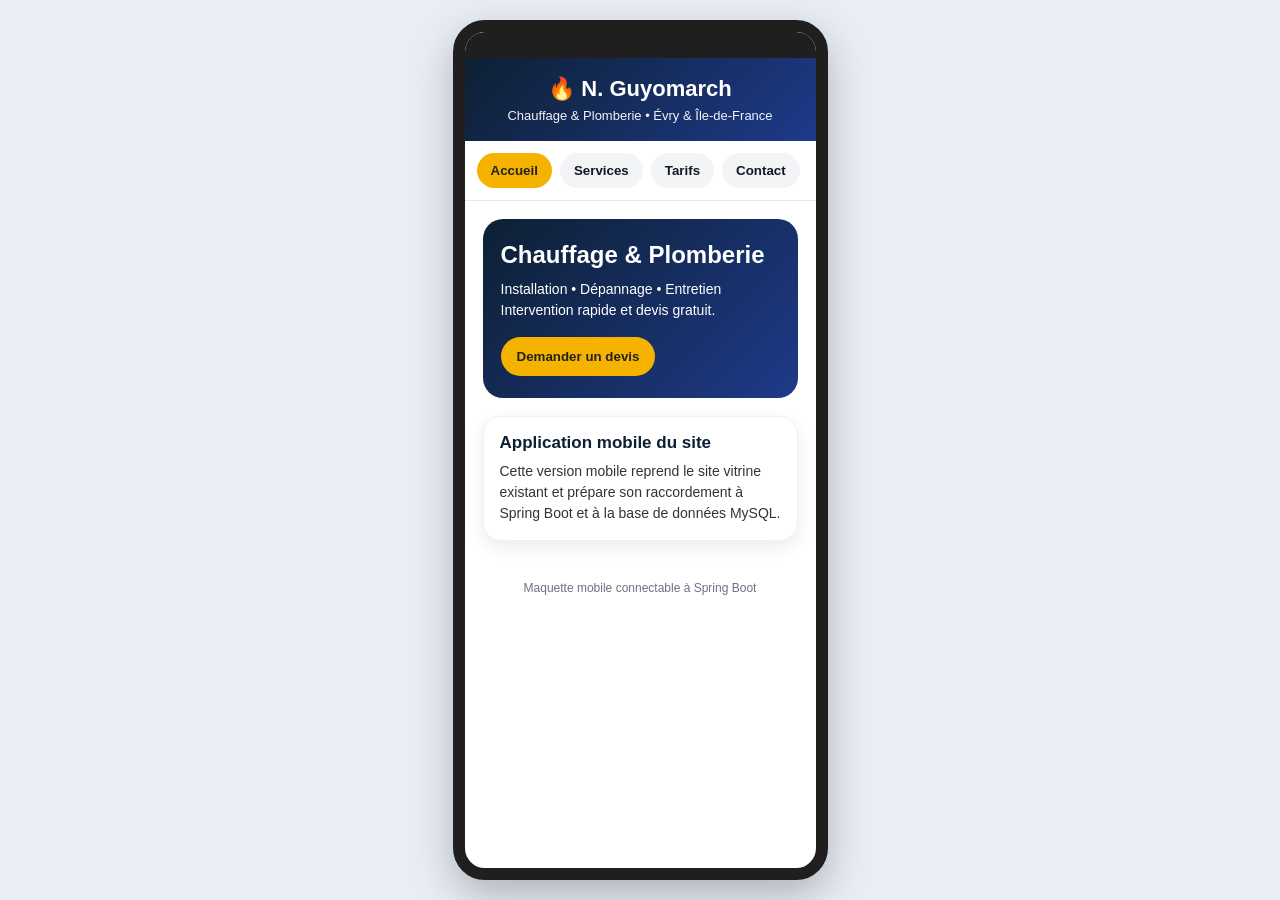
<file: api/frontend/index.html>
<!doctype html>
<html lang="fr">
  <head>
    <meta charset="UTF-8" />
    <title>N. Guyomarch App Mobile</title>
    <meta name="viewport" content="width=device-width, initial-scale=1" />

    <style>
      * {
        margin: 0;
        padding: 0;
        box-sizing: border-box;
        font-family: "Segoe UI", Arial, sans-serif;
      }

      body {
        background: #e9eef5;
        min-height: 100vh;
        display: flex;
        justify-content: center;
        padding: 20px;
        color: #333;
      }

      .phone {
        width: 375px;
        min-height: 812px;
        background: #fff;
        border: 12px solid #1f1f1f;
        border-radius: 32px;
        overflow: hidden;
        box-shadow: 0 15px 40px rgba(0, 0, 0, 0.25);
      }

      .statusbar {
        height: 26px;
        background: #1f1f1f;
      }

      .app-header {
        background: linear-gradient(135deg, #0d2033, #1e3a8a);
        color: white;
        padding: 18px 20px;
        text-align: center;
      }

      .app-header h1 {
        font-size: 22px;
        margin-bottom: 6px;
      }

      .app-header p {
        font-size: 13px;
        opacity: 0.95;
      }

      .nav-tabs {
        display: flex;
        gap: 8px;
        overflow-x: auto;
        padding: 12px;
        background: #fff;
        border-bottom: 1px solid #e5e7eb;
      }

      .nav-tabs button {
        border: none;
        background: #f3f4f6;
        color: #111827;
        padding: 10px 14px;
        border-radius: 999px;
        font-weight: 600;
        cursor: pointer;
        white-space: nowrap;
      }

      .nav-tabs button.active {
        background: #f5b300;
        color: #222;
      }

      .screen {
        display: none;
        padding: 18px;
      }

      .screen.active {
        display: block;
      }

      .hero-card {
        background: linear-gradient(135deg, #0d2033, #1e3a8a);
        color: white;
        border-radius: 20px;
        padding: 22px 18px;
        margin-bottom: 18px;
      }

      .hero-card h2 {
        font-size: 24px;
        margin-bottom: 10px;
      }

      .hero-card p {
        margin-bottom: 16px;
        line-height: 1.5;
        font-size: 14px;
      }

      .cta {
        display: inline-block;
        background: #f5b300;
        color: #222;
        border: none;
        padding: 12px 16px;
        border-radius: 999px;
        font-weight: bold;
        cursor: pointer;
      }

      .section-title {
        font-size: 20px;
        color: #0d2033;
        margin-bottom: 14px;
      }

      .card {
        background: white;
        border-radius: 18px;
        padding: 16px;
        margin-bottom: 14px;
        box-shadow: 0 6px 18px rgba(0, 0, 0, 0.08);
        border: 1px solid #edf2f7;
      }

      .icon {
        font-size: 28px;
        margin-bottom: 10px;
      }

      .card h3 {
        margin-bottom: 8px;
        color: #0d2033;
        font-size: 17px;
      }

      .card p {
        font-size: 14px;
        line-height: 1.5;
      }

      .price {
        margin-top: 8px;
        color: #0d2033;
        font-weight: bold;
      }

      .contact-box {
        background: #0d2033;
        color: white;
        border-radius: 20px;
        padding: 16px;
        margin-bottom: 16px;
      }

      form input,
      form textarea {
        width: 100%;
        padding: 12px;
        margin-bottom: 12px;
        border: 1px solid #d1d5db;
        border-radius: 12px;
        font-size: 14px;
      }

      form textarea {
        resize: vertical;
        min-height: 100px;
      }

      form button {
        width: 100%;
        padding: 13px;
        border: none;
        border-radius: 12px;
        background: #f5b300;
        color: #222;
        font-size: 15px;
        font-weight: bold;
        cursor: pointer;
      }

      .message-box {
        margin-top: 12px;
        font-size: 14px;
        font-weight: 600;
      }

      .footer-note {
        text-align: center;
        font-size: 12px;
        color: #6b7280;
        padding: 8px 18px 18px;
      }
    </style>
  </head>
  <body>
    <div class="phone">
      <div class="statusbar"></div>

      <div class="app-header">
        <h1>🔥 N. Guyomarch</h1>
        <p>Chauffage & Plomberie • Évry & Île-de-France</p>
      </div>

      <div class="nav-tabs">
        <button class="tab-btn active" onclick="showScreen('accueil', this)">
          Accueil
        </button>
        <button class="tab-btn" onclick="showScreen('services', this)">
          Services
        </button>
        <button class="tab-btn" onclick="showScreen('tarifs', this)">
          Tarifs
        </button>
        <button class="tab-btn" onclick="showScreen('contact', this)">
          Contact
        </button>
      </div>

      <!-- ACCUEIL -->
      <section id="accueil" class="screen active">
        <div class="hero-card">
          <h2>Chauffage & Plomberie</h2>
          <p>
            Installation • Dépannage • Entretien<br />
            Intervention rapide et devis gratuit.
          </p>
          <button class="cta" onclick="goToContact()">Demander un devis</button>
        </div>

        <div class="card">
          <h3>Application mobile du site</h3>
          <p>
            Cette version mobile reprend le site vitrine existant et prépare son
            raccordement à Spring Boot et à la base de données MySQL.
          </p>
        </div>
      </section>

      <!-- SERVICES -->
      <section id="services" class="screen">
        <h2 class="section-title">Nos Services</h2>

        <div class="card">
          <div class="icon">🔥</div>
          <h3>Chauffage RGE & Gaz</h3>
          <p>Chaudières, PAC, radiateurs, planchers chauffants.</p>
        </div>

        <div class="card">
          <div class="icon">🚿</div>
          <h3>Plomberie</h3>
          <p>Sanitaires, fuites, chauffe-eau, canalisations.</p>
        </div>

        <div class="card">
          <div class="icon">⚡</div>
          <h3>Urgence 24/7</h3>
          <p>Dépannage rapide et intervention sous 2h selon disponibilité.</p>
        </div>
      </section>

      <!-- TARIFS -->
      <section id="tarifs" class="screen">
        <h2 class="section-title">Tarifs indicatifs</h2>

        <div class="card">
          <h3>Entretien annuel</h3>
          <p class="price">Dès 149 €</p>
        </div>

        <div class="card">
          <h3>Dépannage & canalisations</h3>
          <p class="price">Dès 125 €</p>
        </div>

        <div class="card">
          <h3>Aides & rénovation</h3>
          <p class="price">Suivant réglementation</p>
        </div>

        <div class="card">
          <h3>Débouchage</h3>
          <p class="price">Sur devis</p>
        </div>
      </section>

      <!-- CONTACT -->
      <section id="contact" class="screen">
        <h2 class="section-title">Contact</h2>

        <div class="contact-box">
          <p><strong>📞 06 98 17 14 14</strong></p>
          <p>Du lundi au samedi – urgences 24h/24</p>
          <p style="margin-top: 10px">
            <strong>SIRET :</strong> 88921521600025 Galibac
          </p>
        </div>

        <form id="contactForm">
          <input type="text" id="nom" placeholder="Votre nom" required />
          <input type="tel" id="tel" placeholder="Téléphone" />
          <input type="email" id="email" placeholder="Email" />
          <textarea
            id="message"
            placeholder="Votre demande"
            required
          ></textarea>
          <button type="submit">Envoyer la demande</button>
          <div id="resultat" class="message-box"></div>
        </form>
      </section>

      <div class="footer-note">Maquette mobile connectable à Spring Boot</div>
    </div>

    <script>
      function showScreen(screenId, button) {
        document.querySelectorAll(".screen").forEach((screen) => {
          screen.classList.remove("active");
        });
        document.getElementById(screenId).classList.add("active");

        document.querySelectorAll(".tab-btn").forEach((btn) => {
          btn.classList.remove("active");
        });
        if (button) button.classList.add("active");
      }

      function goToContact() {
        document.querySelectorAll(".screen").forEach((screen) => {
          screen.classList.remove("active");
        });
        document.getElementById("contact").classList.add("active");

        document.querySelectorAll(".tab-btn").forEach((btn) => {
          btn.classList.remove("active");
        });
        document.querySelectorAll(".tab-btn")[3].classList.add("active");
      }

      document
        .getElementById("contactForm")
        .addEventListener("submit", async function (e) {
          e.preventDefault();

          const data = {
            nom: document.getElementById("nom").value,
            tel: document.getElementById("tel").value,
            email: document.getElementById("email").value,
            message: document.getElementById("message").value,
          };

          const resultat = document.getElementById("resultat");
          resultat.textContent = "Envoi en cours...";

          try {
            const response = await fetch(
              "http://localhost:8081/demandes-contact",
              {
                method: "POST",
                headers: {
                  "Content-Type": "application/json",
                },
                body: JSON.stringify(data),
              },
            );

            if (response.ok) {
              resultat.textContent = "Demande envoyée avec succès.";
              this.reset();
            } else {
              resultat.textContent = "Erreur lors de l'envoi.";
            }
          } catch (error) {
            resultat.textContent = "Impossible de contacter l'API Spring Boot.";
          }
        });
    </script>
  </body>
</html>
</file>
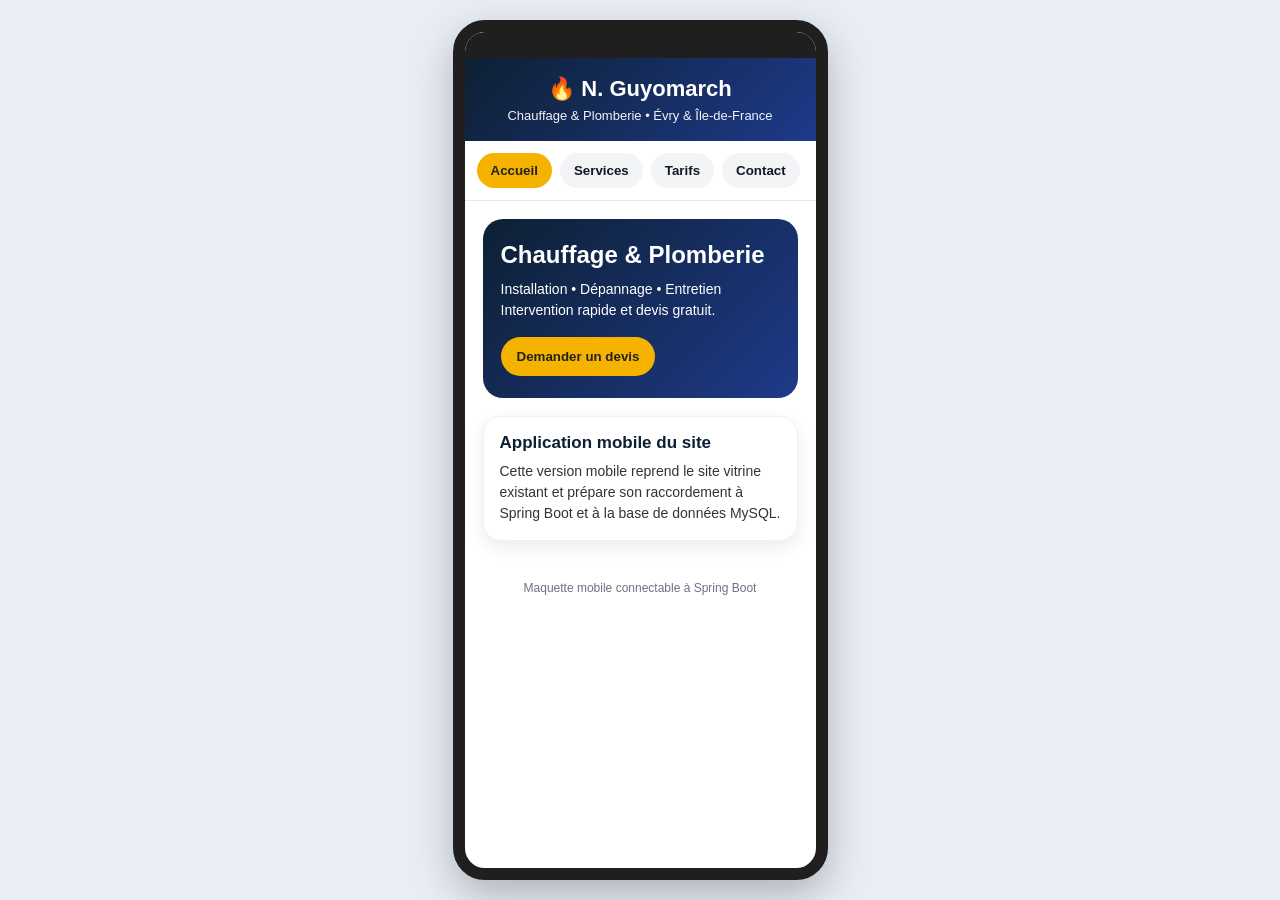
<file: api/src/main/resources/static/index.html>
<!doctype html>
<html lang="fr">
  <head>
    <meta charset="UTF-8" />
    <title>N. Guyomarch App Mobile</title>
    <meta name="viewport" content="width=device-width, initial-scale=1" />

    <style>
      * {
        margin: 0;
        padding: 0;
        box-sizing: border-box;
        font-family: "Segoe UI", Arial, sans-serif;
      }

      body {
        background: #e9eef5;
        min-height: 100vh;
        display: flex;
        justify-content: center;
        padding: 20px;
        color: #333;
      }

      .phone {
        width: 375px;
        min-height: 812px;
        background: #fff;
        border: 12px solid #1f1f1f;
        border-radius: 32px;
        overflow: hidden;
        box-shadow: 0 15px 40px rgba(0, 0, 0, 0.25);
      }

      .statusbar {
        height: 26px;
        background: #1f1f1f;
      }

      .app-header {
        background: linear-gradient(135deg, #0d2033, #1e3a8a);
        color: white;
        padding: 18px 20px;
        text-align: center;
      }

      .app-header h1 {
        font-size: 22px;
        margin-bottom: 6px;
      }

      .app-header p {
        font-size: 13px;
        opacity: 0.95;
      }

      .nav-tabs {
        display: flex;
        gap: 8px;
        overflow-x: auto;
        padding: 12px;
        background: #fff;
        border-bottom: 1px solid #e5e7eb;
      }

      .nav-tabs button {
        border: none;
        background: #f3f4f6;
        color: #111827;
        padding: 10px 14px;
        border-radius: 999px;
        font-weight: 600;
        cursor: pointer;
        white-space: nowrap;
      }

      .nav-tabs button.active {
        background: #f5b300;
        color: #222;
      }

      .screen {
        display: none;
        padding: 18px;
      }

      .screen.active {
        display: block;
      }

      .hero-card {
        background: linear-gradient(135deg, #0d2033, #1e3a8a);
        color: white;
        border-radius: 20px;
        padding: 22px 18px;
        margin-bottom: 18px;
      }

      .hero-card h2 {
        font-size: 24px;
        margin-bottom: 10px;
      }

      .hero-card p {
        margin-bottom: 16px;
        line-height: 1.5;
        font-size: 14px;
      }

      .cta {
        display: inline-block;
        background: #f5b300;
        color: #222;
        border: none;
        padding: 12px 16px;
        border-radius: 999px;
        font-weight: bold;
        cursor: pointer;
      }

      .section-title {
        font-size: 20px;
        color: #0d2033;
        margin-bottom: 14px;
      }

      .card {
        background: white;
        border-radius: 18px;
        padding: 16px;
        margin-bottom: 14px;
        box-shadow: 0 6px 18px rgba(0, 0, 0, 0.08);
        border: 1px solid #edf2f7;
      }

      .icon {
        font-size: 28px;
        margin-bottom: 10px;
      }

      .card h3 {
        margin-bottom: 8px;
        color: #0d2033;
        font-size: 17px;
      }

      .card p {
        font-size: 14px;
        line-height: 1.5;
      }

      .price {
        margin-top: 8px;
        color: #0d2033;
        font-weight: bold;
      }

      .contact-box {
        background: #0d2033;
        color: white;
        border-radius: 20px;
        padding: 16px;
        margin-bottom: 16px;
      }

      form input,
      form textarea {
        width: 100%;
        padding: 12px;
        margin-bottom: 12px;
        border: 1px solid #d1d5db;
        border-radius: 12px;
        font-size: 14px;
      }

      form textarea {
        resize: vertical;
        min-height: 100px;
      }

      form button {
        width: 100%;
        padding: 13px;
        border: none;
        border-radius: 12px;
        background: #f5b300;
        color: #222;
        font-size: 15px;
        font-weight: bold;
        cursor: pointer;
      }

      .message-box {
        margin-top: 12px;
        font-size: 14px;
        font-weight: 600;
      }

      .footer-note {
        text-align: center;
        font-size: 12px;
        color: #6b7280;
        padding: 8px 18px 18px;
      }
    </style>
  </head>

  <body>
    <div class="phone">
      <div class="statusbar"></div>

      <div class="app-header">
        <h1>🔥 N. Guyomarch</h1>
        <p>Chauffage & Plomberie • Évry & Île-de-France</p>
      </div>

      <div class="nav-tabs">
        <button class="tab-btn active" onclick="showScreen('accueil', this)">
          Accueil
        </button>

        <button class="tab-btn" onclick="showScreen('services', this)">
          Services
        </button>

        <button class="tab-btn" onclick="showScreen('tarifs', this)">
          Tarifs
        </button>

        <button
          id="btnContact"
          class="tab-btn"
          onclick="showScreen('contact', this)"
        >
          Contact
        </button>
      </div>

      <!-- ACCUEIL -->

      <section id="accueil" class="screen active">
        <div class="hero-card">
          <h2>Chauffage & Plomberie</h2>

          <p>
            Installation • Dépannage • Entretien<br />
            Intervention rapide et devis gratuit.
          </p>

          <button class="cta" onclick="goToContact()">Demander un devis</button>
        </div>

        <div class="card">
          <h3>Application mobile du site</h3>

          <p>
            Cette version mobile reprend le site vitrine existant et prépare son
            raccordement à Spring Boot et à la base de données MySQL.
          </p>
        </div>
      </section>

      <!-- SERVICES -->

      <section id="services" class="screen">
        <h2 class="section-title">Nos Services</h2>

        <div class="card">
          <div class="icon">🔥</div>
          <h3>Chauffage RGE & Gaz</h3>
          <p>Chaudières, PAC, radiateurs, planchers chauffants.</p>
        </div>

        <div class="card">
          <div class="icon">🚿</div>
          <h3>Plomberie</h3>
          <p>Sanitaires, fuites, chauffe-eau, canalisations.</p>
        </div>

        <div class="card">
          <div class="icon">⚡</div>
          <h3>Urgence 24/7</h3>
          <p>Dépannage rapide et intervention sous 2h selon disponibilité.</p>
        </div>
      </section>

      <!-- TARIFS -->

      <section id="tarifs" class="screen">
        <h2 class="section-title">Tarifs indicatifs</h2>

        <div class="card">
          <h3>Entretien annuel</h3>
          <p class="price">Dès 149 €</p>
        </div>

        <div class="card">
          <h3>Dépannage & canalisations</h3>
          <p class="price">Dès 125 €</p>
        </div>

        <div class="card">
          <h3>Aides & rénovation</h3>
          <p class="price">Suivant réglementation</p>
        </div>

        <div class="card">
          <h3>Débouchage</h3>
          <p class="price">Sur devis</p>
        </div>
      </section>

      <!-- CONTACT -->

      <section id="contact" class="screen">
        <h2 class="section-title">Contact</h2>

        <div class="contact-box">
          <p><strong>📞 06 98 17 14 14</strong></p>
          <p>Du lundi au samedi – urgences 24h/24</p>

          <p style="margin-top: 10px">
            <strong>SIRET :</strong> 88921521600025 Galibac
          </p>
        </div>

        <form id="contactForm">
          <input type="text" id="nom" placeholder="Votre nom" required />

          <input type="tel" id="tel" placeholder="Téléphone" />

          <input type="email" id="email" placeholder="Email" />

          <textarea
            id="message"
            placeholder="Votre demande"
            required
          ></textarea>

          <button type="submit">Envoyer la demande</button>

          <div id="resultat" class="message-box"></div>
        </form>
      </section>

      <div class="footer-note">Maquette mobile connectable à Spring Boot</div>
    </div>

    <script>
      function showScreen(screenId, button) {
        document.querySelectorAll(".screen").forEach((screen) => {
          screen.classList.remove("active");
        });

        document.getElementById(screenId).classList.add("active");

        document.querySelectorAll(".tab-btn").forEach((btn) => {
          btn.classList.remove("active");
        });

        if (button) button.classList.add("active");
      }

      function goToContact() {
        document.querySelectorAll(".screen").forEach((screen) => {
          screen.classList.remove("active");
        });

        document.getElementById("contact").classList.add("active");

        document.querySelectorAll(".tab-btn").forEach((btn) => {
          btn.classList.remove("active");
        });

        document.querySelectorAll(".tab-btn")[3].classList.add("active");
      }

      document
        .getElementById("contactForm")
        .addEventListener("submit", async function (e) {
          e.preventDefault();

          const data = {
            nom: document.getElementById("nom").value,
            tel: document.getElementById("tel").value,
            email: document.getElementById("email").value,
            message: document.getElementById("message").value,
          };

          const resultat = document.getElementById("resultat");

          resultat.textContent = "Envoi en cours...";

          try {
            const response = await fetch(
              "http://localhost:8081/demandes-contact",
              {
                method: "POST",
                headers: {
                  "Content-Type": "application/json",
                },
                body: JSON.stringify(data),
              },
            );

            if (response.ok) {
              resultat.textContent = "Demande envoyée avec succès.";
              this.reset();
            } else {
              resultat.textContent = "Erreur lors de l'envoi.";
            }
          } catch (error) {
            resultat.textContent = "Impossible de contacter l'API Spring Boot.";
          }
        });
    </script>
  </body>
</html>
</file>
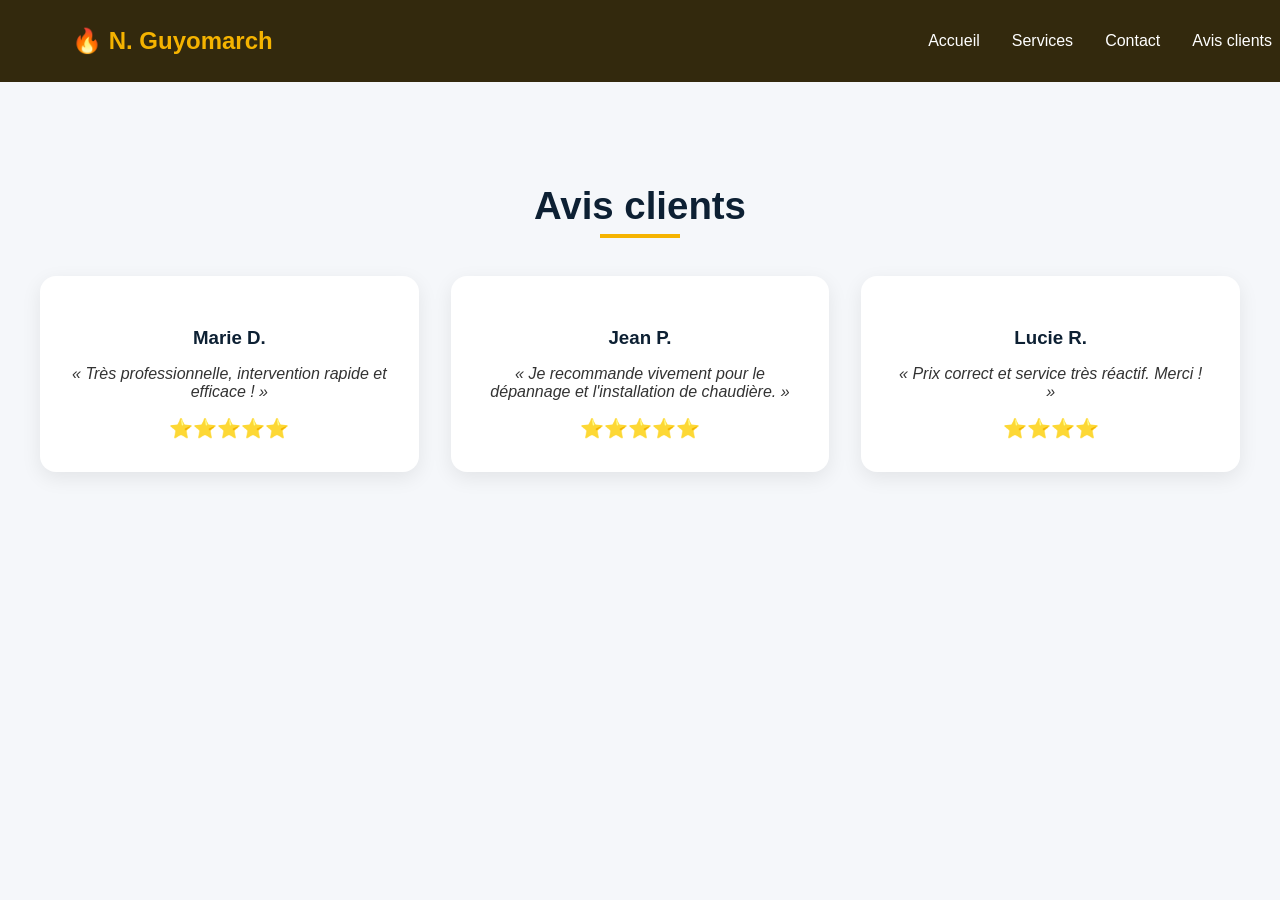
<file: api/src/main/resources/static/avis.html>
<!doctype html>
<html lang="fr">
  <head>
    <meta charset="UTF-8" />
    <title>Avis clients – N. Guyomarch</title>
    <meta name="viewport" content="width=device-width, initial-scale=1" />
    <style>
      body {
        font-family: "Segoe UI", Arial;
        background: #f5f7fa;
        color: #333;
        margin: 0;
        padding: 0;
      }
      .navbar {
        position: fixed;
        top: 0;
        width: 100%;
        background: #33290d;
        padding: 1rem 2rem;
        z-index: 1000;
      }
      .nav-container {
        display: flex;
        justify-content: space-between;
        align-items: center;
        max-width: 1200px;
        margin: auto;
      }
      .logo {
        color: #f5b300;
        font-size: 1.5rem;
        font-weight: bold;
      }
      .nav-menu {
        display: flex;
        list-style: none;
        gap: 2rem;
      }
      .nav-menu a {
        color: #fff;
        text-decoration: none;
        font-weight: 500;
      }
      .nav-menu a:hover {
        color: #f5b300;
      }
      .section {
        max-width: 1200px;
        margin: 120px auto 5rem auto;
        padding: 2rem;
      }
      h2 {
        text-align: center;
        font-size: 2.4rem;
        margin-bottom: 3rem;
        color: #0d2033;
        position: relative;
      }
      h2::after {
        content: "";
        width: 80px;
        height: 4px;
        background: #f5b300;
        position: absolute;
        bottom: -10px;
        left: 50%;
        transform: translateX(-50%);
      }
      .avis-grid {
        display: grid;
        grid-template-columns: repeat(auto-fit, minmax(250px, 1fr));
        gap: 2rem;
      }
      .avis-card {
        background: #fff;
        padding: 2rem;
        border-radius: 16px;
        box-shadow: 0 6px 20px rgba(0, 0, 0, 0.08);
        text-align: center;
      }
      .avis-card h3 {
        margin-bottom: 0.5rem;
        color: #0d2033;
      }
      .avis-card p {
        font-style: italic;
        margin-bottom: 1rem;
      }
      .avis-card span {
        color: #f5b300;
        font-size: 1.2rem;
      }
    </style>
  </head>
  <body>
    <nav class="navbar">
      <div class="nav-container">
        <div class="logo"><span class="logo-icon">🔥</span> N. Guyomarch</div>
        <ul class="nav-menu">
          <li><a href="index.html">Accueil</a></li>
          <li><a href="index.html#services">Services</a></li>
          <li><a href="index.html#contact">Contact</a></li>
          <li><a href="avis.html">Avis clients</a></li>
        </ul>
      </div>
    </nav>

    <section class="section">
      <h2>Avis clients</h2>
      <div class="avis-grid">
        <div class="avis-card">
          <h3>Marie D.</h3>
          <p>« Très professionnelle, intervention rapide et efficace ! »</p>
          <span>⭐⭐⭐⭐⭐</span>
        </div>
        <div class="avis-card">
          <h3>Jean P.</h3>
          <p>
            « Je recommande vivement pour le dépannage et l'installation de
            chaudière. »
          </p>
          <span>⭐⭐⭐⭐⭐</span>
        </div>
        <div class="avis-card">
          <h3>Lucie R.</h3>
          <p>« Prix correct et service très réactif. Merci ! »</p>
          <span>⭐⭐⭐⭐</span>
        </div>
      </div>
    </section>
  </body>
</html>
</file>
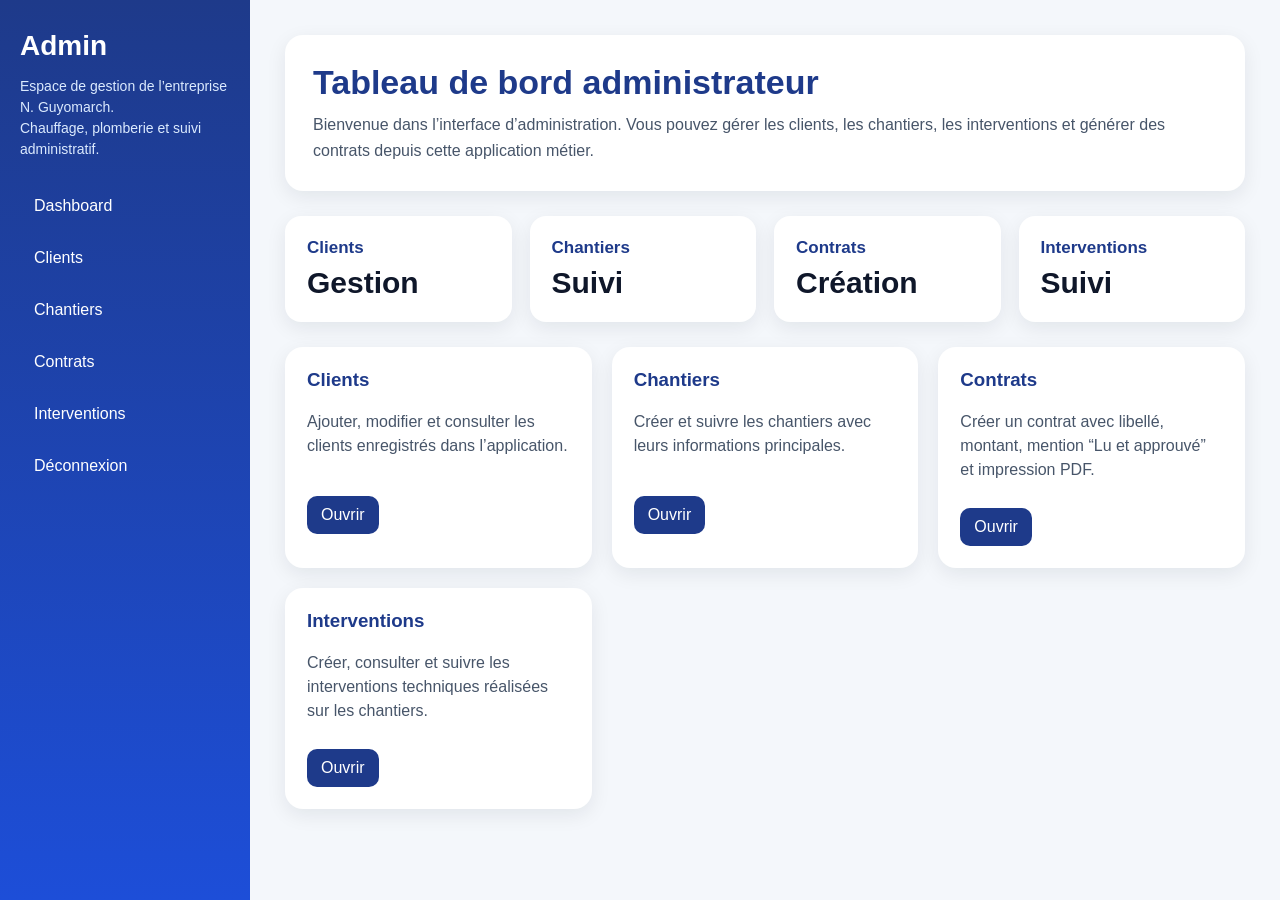
<file: api/src/main/resources/templates/admin-dashboard.html>
<!doctype html>
<html lang="fr" xmlns:th="http://www.thymeleaf.org">
  <head>
    <meta charset="UTF-8" />
    <title>Administration - N. Guyomarch</title>
    <meta name="viewport" content="width=device-width, initial-scale=1.0" />

    <style>
      * {
        box-sizing: border-box;
      }

      body {
        margin: 0;
        font-family: Arial, sans-serif;
        background: #f4f7fb;
        color: #1e293b;
      }

      .layout {
        display: flex;
        min-height: 100vh;
      }

      /* SIDEBAR */

      .sidebar {
        width: 250px;
        background: linear-gradient(180deg, #1e3a8a, #1d4ed8);
        color: white;
        padding: 30px 20px;
      }

      .sidebar h2 {
        margin-top: 0;
        font-size: 28px;
        margin-bottom: 10px;
      }

      .sidebar p {
        font-size: 14px;
        color: #dbeafe;
        margin-bottom: 25px;
        line-height: 1.5;
      }

      .nav a {
        display: block;
        color: white;
        text-decoration: none;
        padding: 12px 14px;
        border-radius: 10px;
        margin-bottom: 10px;
        transition: background 0.2s ease;
      }

      .nav a:hover {
        background: rgba(255, 255, 255, 0.15);
      }

      /* CONTENU */

      .content {
        flex: 1;
        padding: 35px;
      }

      .hero {
        background: white;
        border-radius: 18px;
        padding: 28px;
        box-shadow: 0 6px 20px rgba(15, 23, 42, 0.08);
        margin-bottom: 25px;
      }

      .hero h1 {
        margin: 0 0 10px 0;
        color: #1e3a8a;
        font-size: 34px;
      }

      .hero p {
        margin: 0;
        color: #475569;
        line-height: 1.6;
      }

      /* STATS */

      .stats {
        display: grid;
        grid-template-columns: repeat(auto-fit, minmax(180px, 1fr));
        gap: 18px;
        margin-bottom: 25px;
      }

      .stat-card {
        background: white;
        border-radius: 16px;
        padding: 22px;
        box-shadow: 0 6px 20px rgba(15, 23, 42, 0.08);
      }

      .stat-card h3 {
        margin: 0 0 8px 0;
        color: #1e3a8a;
        font-size: 17px;
      }

      .stat-card .number {
        font-size: 30px;
        font-weight: bold;
        color: #0f172a;
      }

      /* CARDS */

      .cards {
        display: grid;
        grid-template-columns: repeat(auto-fit, minmax(240px, 1fr));
        gap: 20px;
      }

      .card {
        background: white;
        border-radius: 18px;
        padding: 22px;
        box-shadow: 0 6px 20px rgba(15, 23, 42, 0.08);
      }

      .card h3 {
        margin-top: 0;
        color: #1e3a8a;
      }

      .card p {
        color: #475569;
        min-height: 60px;
        line-height: 1.5;
      }

      .card a {
        display: inline-block;
        text-decoration: none;
        background: #1e3a8a;
        color: white;
        padding: 10px 14px;
        border-radius: 10px;
        margin-top: 10px;
      }

      .card a:hover {
        background: #162f6a;
      }

      @media (max-width: 900px) {
        .layout {
          flex-direction: column;
        }

        .sidebar {
          width: 100%;
        }

        .content {
          padding: 20px;
        }

        .hero h1 {
          font-size: 28px;
        }
      }
    </style>
  </head>

  <body>
    <div class="layout">
      <!-- MENU GAUCHE -->

      <aside class="sidebar">
        <h2>Admin</h2>

        <p>
          Espace de gestion de l’entreprise N. Guyomarch.<br />
          Chauffage, plomberie et suivi administratif.
        </p>

        <nav class="nav">
          <a th:href="@{/admin/dashboard}">Dashboard</a>

          <a th:href="@{/admin/clients}">Clients</a>

          <a th:href="@{/admin/chantiers}">Chantiers</a>

          <a th:href="@{/admin/contrats}">Contrats</a>

          <a th:href="@{/admin/interventions}">Interventions</a>

          <a th:href="@{/logout}">Déconnexion</a>
        </nav>
      </aside>

      <!-- CONTENU -->

      <main class="content">
        <section class="hero">
          <h1>Tableau de bord administrateur</h1>

          <p>
            Bienvenue dans l’interface d’administration. Vous pouvez gérer les
            clients, les chantiers, les interventions et générer des contrats
            depuis cette application métier.
          </p>
        </section>

        <!-- STATISTIQUES -->

        <section class="stats">
          <div class="stat-card">
            <h3>Clients</h3>
            <div class="number">Gestion</div>
          </div>

          <div class="stat-card">
            <h3>Chantiers</h3>
            <div class="number">Suivi</div>
          </div>

          <div class="stat-card">
            <h3>Contrats</h3>
            <div class="number">Création</div>
          </div>

          <div class="stat-card">
            <h3>Interventions</h3>
            <div class="number">Suivi</div>
          </div>
        </section>

        <!-- CARTES -->

        <section class="cards">
          <div class="card">
            <h3>Clients</h3>

            <p>
              Ajouter, modifier et consulter les clients enregistrés dans
              l’application.
            </p>

            <a th:href="@{/admin/clients}">Ouvrir</a>
          </div>

          <div class="card">
            <h3>Chantiers</h3>

            <p>
              Créer et suivre les chantiers avec leurs informations principales.
            </p>

            <a th:href="@{/admin/chantiers}">Ouvrir</a>
          </div>

          <div class="card">
            <h3>Contrats</h3>

            <p>
              Créer un contrat avec libellé, montant, mention “Lu et approuvé”
              et impression PDF.
            </p>

            <a th:href="@{/admin/contrats}">Ouvrir</a>
          </div>

          <div class="card">
            <h3>Interventions</h3>

            <p>
              Créer, consulter et suivre les interventions techniques réalisées
              sur les chantiers.
            </p>

            <a th:href="@{/admin/interventions}">Ouvrir</a>
          </div>
        </section>
      </main>
    </div>
  </body>
</html>
</file>
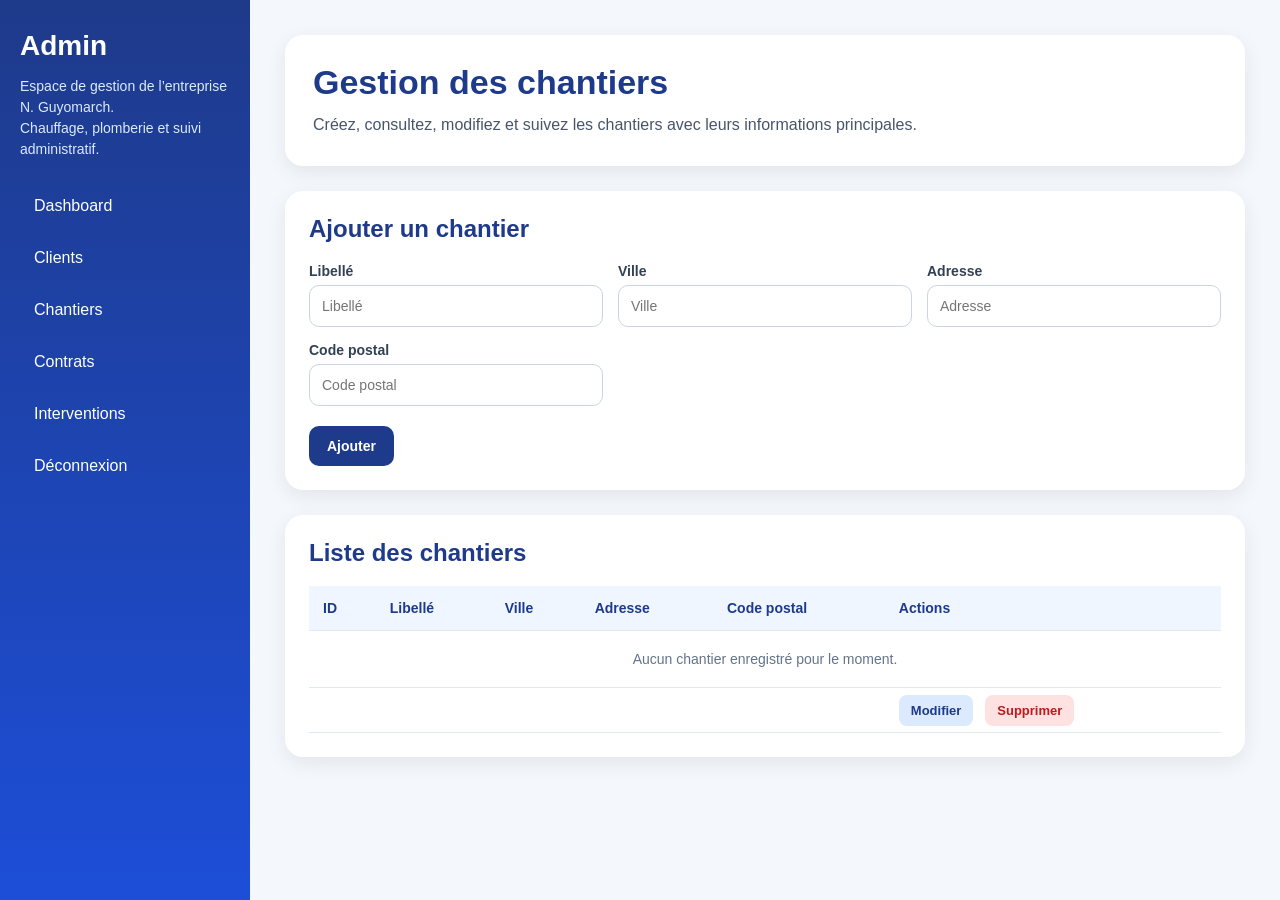
<file: api/src/main/resources/templates/chantiers.html>
<!doctype html>
<html lang="fr" xmlns:th="http://www.thymeleaf.org">
  <head>
    <meta charset="UTF-8" />
    <title>Gestion des chantiers</title>
    <meta name="viewport" content="width=device-width, initial-scale=1.0" />

    <style>
      * {
        box-sizing: border-box;
      }

      body {
        margin: 0;
        font-family: Arial, sans-serif;
        background: #f4f7fb;
        color: #1e293b;
      }

      .layout {
        display: flex;
        min-height: 100vh;
      }

      .sidebar {
        width: 250px;
        background: linear-gradient(180deg, #1e3a8a, #1d4ed8);
        color: white;
        padding: 30px 20px;
      }

      .sidebar h2 {
        margin-top: 0;
        font-size: 28px;
        margin-bottom: 10px;
      }

      .sidebar p {
        font-size: 14px;
        color: #dbeafe;
        margin-bottom: 25px;
        line-height: 1.5;
      }

      .nav a {
        display: block;
        color: white;
        text-decoration: none;
        padding: 12px 14px;
        border-radius: 10px;
        margin-bottom: 10px;
        transition: background 0.2s ease;
      }

      .nav a:hover {
        background: rgba(255, 255, 255, 0.15);
      }

      .content {
        flex: 1;
        padding: 35px;
      }

      .hero {
        background: white;
        border-radius: 18px;
        padding: 28px;
        box-shadow: 0 6px 20px rgba(15, 23, 42, 0.08);
        margin-bottom: 25px;
      }

      .hero h1 {
        margin: 0 0 10px 0;
        color: #1e3a8a;
        font-size: 34px;
      }

      .hero p {
        margin: 0;
        color: #475569;
        line-height: 1.6;
      }

      .card {
        background: white;
        border-radius: 18px;
        padding: 24px;
        box-shadow: 0 6px 20px rgba(15, 23, 42, 0.08);
        margin-bottom: 25px;
      }

      .card h2 {
        margin-top: 0;
        color: #1e3a8a;
        font-size: 24px;
      }

      .form-grid {
        display: grid;
        grid-template-columns: repeat(auto-fit, minmax(220px, 1fr));
        gap: 15px;
      }

      .form-group {
        display: flex;
        flex-direction: column;
      }

      .form-group label {
        margin-bottom: 6px;
        font-weight: bold;
        color: #334155;
        font-size: 14px;
      }

      .form-group input {
        padding: 12px;
        border: 1px solid #cbd5e1;
        border-radius: 10px;
        font-size: 14px;
        outline: none;
      }

      .form-group input:focus {
        border-color: #1d4ed8;
        box-shadow: 0 0 0 3px rgba(29, 78, 216, 0.12);
      }

      .form-actions {
        margin-top: 20px;
      }

      .btn {
        display: inline-block;
        text-decoration: none;
        background: #1e3a8a;
        color: white;
        padding: 12px 18px;
        border: none;
        border-radius: 10px;
        cursor: pointer;
        font-size: 14px;
        font-weight: bold;
      }

      .btn:hover {
        background: #162f6a;
      }

      table {
        width: 100%;
        border-collapse: collapse;
        margin-top: 15px;
      }

      thead {
        background: #eff6ff;
      }

      th,
      td {
        padding: 14px;
        text-align: left;
        border-bottom: 1px solid #e2e8f0;
        vertical-align: middle;
      }

      th {
        color: #1e3a8a;
        font-size: 14px;
      }

      td {
        font-size: 14px;
        color: #334155;
      }

      .actions a {
        text-decoration: none;
        padding: 8px 12px;
        border-radius: 8px;
        font-size: 13px;
        font-weight: bold;
        margin-right: 8px;
      }

      .edit-btn {
        background: #dbeafe;
        color: #1e3a8a;
      }

      .delete-btn {
        background: #fee2e2;
        color: #b91c1c;
      }

      .empty {
        text-align: center;
        color: #64748b;
        padding: 20px;
      }

      @media (max-width: 900px) {
        .layout {
          flex-direction: column;
        }

        .sidebar {
          width: 100%;
        }

        .content {
          padding: 20px;
        }

        .hero h1 {
          font-size: 28px;
        }

        table {
          display: block;
          overflow-x: auto;
          white-space: nowrap;
        }
      }
    </style>
  </head>

  <body>
    <div class="layout">
      <aside class="sidebar">
        <h2>Admin</h2>
        <p>
          Espace de gestion de l’entreprise N. Guyomarch.<br />
          Chauffage, plomberie et suivi administratif.
        </p>

        <nav class="nav">
          <a th:href="@{/admin/dashboard}">Dashboard</a>
          <a th:href="@{/admin/clients}">Clients</a>
          <a th:href="@{/admin/chantiers}">Chantiers</a>
          <a th:href="@{/admin/contrats}">Contrats</a>
          <a th:href="@{/admin/interventions}">Interventions</a>
          <a th:href="@{/logout}">Déconnexion</a>
        </nav>
      </aside>

      <main class="content">
        <section class="hero">
          <h1>Gestion des chantiers</h1>
          <p>
            Créez, consultez, modifiez et suivez les chantiers avec leurs
            informations principales.
          </p>
        </section>

        <section class="card">
          <h2>Ajouter un chantier</h2>

          <form
            th:action="@{/admin/chantiers/save}"
            th:object="${chantier}"
            method="post"
          >
            <div class="form-grid">
              <div class="form-group">
                <label for="libelle">Libellé</label>
                <input
                  id="libelle"
                  type="text"
                  th:field="*{libelle}"
                  placeholder="Libellé"
                  required
                />
              </div>

              <div class="form-group">
                <label for="ville">Ville</label>
                <input
                  id="ville"
                  type="text"
                  th:field="*{ville}"
                  placeholder="Ville"
                  required
                />
              </div>

              <div class="form-group">
                <label for="adresse">Adresse</label>
                <input
                  id="adresse"
                  type="text"
                  th:field="*{adresse}"
                  placeholder="Adresse"
                  required
                />
              </div>

              <div class="form-group">
                <label for="codePostal">Code postal</label>
                <input
                  id="codePostal"
                  type="text"
                  th:field="*{codePostal}"
                  placeholder="Code postal"
                  required
                />
              </div>
            </div>

            <div class="form-actions">
              <button type="submit" class="btn">Ajouter</button>
            </div>
          </form>
        </section>

        <section class="card">
          <h2>Liste des chantiers</h2>

          <table>
            <thead>
              <tr>
                <th>ID</th>
                <th>Libellé</th>
                <th>Ville</th>
                <th>Adresse</th>
                <th>Code postal</th>
                <th>Actions</th>
              </tr>
            </thead>

            <tbody>
              <tr th:if="${#lists.isEmpty(chantiers)}">
                <td colspan="6" class="empty">
                  Aucun chantier enregistré pour le moment.
                </td>
              </tr>

              <tr th:each="ch : ${chantiers}">
                <td th:text="${ch.id}"></td>
                <td th:text="${ch.libelle}"></td>
                <td th:text="${ch.ville}"></td>
                <td th:text="${ch.adresse}"></td>
                <td th:text="${ch.codePostal}"></td>
                <td class="actions">
                  <a
                    class="edit-btn"
                    th:href="@{'/admin/chantiers/edit/' + ${ch.id}}"
                    >Modifier</a
                  >
                  <a
                    class="delete-btn"
                    th:href="@{'/admin/chantiers/delete/' + ${ch.id}}"
                    onclick="
                      return confirm(
                        'Voulez-vous vraiment supprimer ce chantier ?',
                      );
                    "
                  >
                    Supprimer
                  </a>
                </td>
              </tr>
            </tbody>
          </table>
        </section>
      </main>
    </div>
  </body>
</html>
</file>
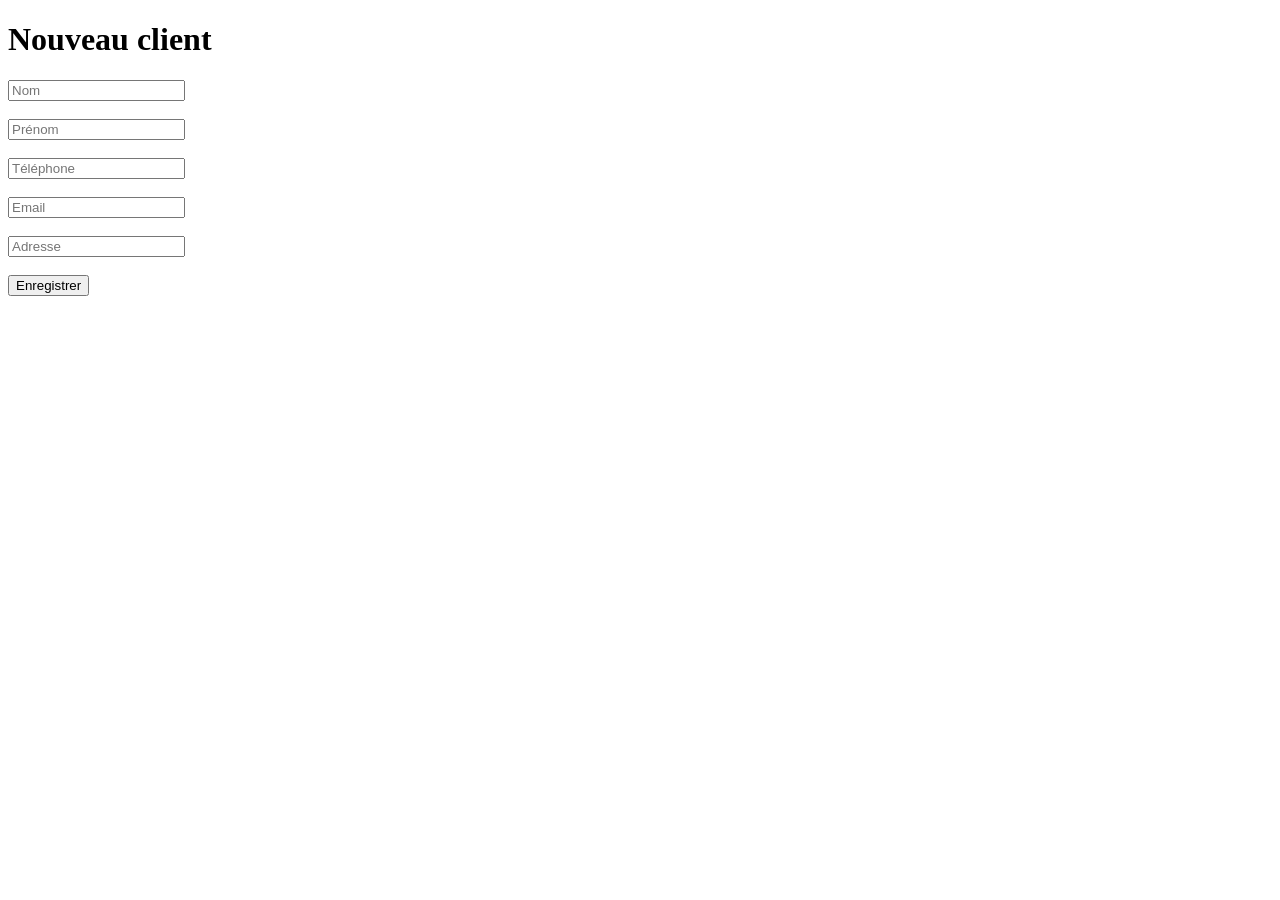
<file: api/src/main/resources/templates/client-form.html>
<!doctype html>
<html xmlns:th="http://www.thymeleaf.org">
  <head>
    <meta charset="UTF-8" />
    <title>Ajouter client</title>
  </head>

  <body>
    <h1>Nouveau client</h1>

    <form
      th:action="@{/admin/clients/save}"
      th:object="${client}"
      method="post"
    >
      <input type="text" th:field="*{nom}" placeholder="Nom" />
      <br /><br />

      <input type="text" th:field="*{prenom}" placeholder="Prénom" />
      <br /><br />

      <input type="text" th:field="*{telephone}" placeholder="Téléphone" />
      <br /><br />

      <input type="email" th:field="*{email}" placeholder="Email" />
      <br /><br />

      <input type="text" th:field="*{adresse}" placeholder="Adresse" />
      <br /><br />

      <button type="submit">Enregistrer</button>
    </form>
  </body>
</html>
</file>
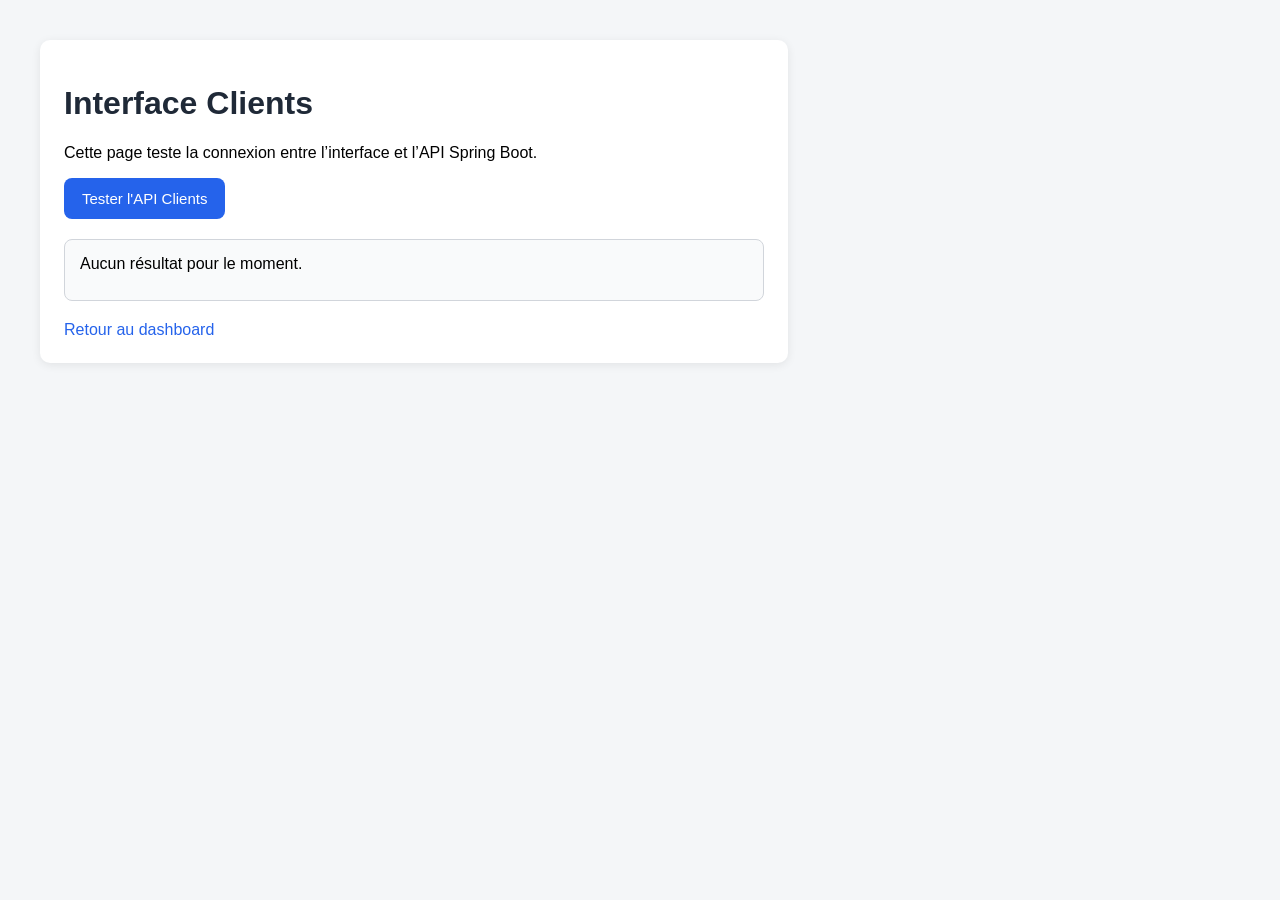
<file: api/src/main/resources/templates/clients.html>
<!doctype html>
<html lang="fr" xmlns:th="http://www.thymeleaf.org">
  <head>
    <meta charset="UTF-8" />
    <title>Clients</title>
    <style>
      body {
        font-family: Arial, sans-serif;
        background: #f4f6f8;
        margin: 0;
        padding: 40px;
      }

      h1 {
        color: #1f2937;
      }

      .card {
        background: white;
        padding: 24px;
        border-radius: 10px;
        box-shadow: 0 2px 10px rgba(0, 0, 0, 0.08);
        max-width: 700px;
      }

      button {
        background: #2563eb;
        color: white;
        border: none;
        padding: 12px 18px;
        border-radius: 8px;
        cursor: pointer;
        font-size: 15px;
      }

      button:hover {
        background: #1d4ed8;
      }

      #resultat {
        margin-top: 20px;
        padding: 15px;
        border: 1px solid #d1d5db;
        border-radius: 8px;
        background: #f9fafb;
        min-height: 30px;
      }

      a {
        display: inline-block;
        margin-top: 20px;
        text-decoration: none;
        color: #2563eb;
      }
    </style>
  </head>
  <body>
    <div class="card">
      <h1>Interface Clients</h1>

      <p>
        Cette page teste la connexion entre l’interface et l’API Spring Boot.
      </p>

      <button onclick="chargerClients()">Tester l'API Clients</button>

      <div id="resultat">Aucun résultat pour le moment.</div>

      <a href="/dashboard">Retour au dashboard</a>
    </div>

    <script>
      function chargerClients() {
        fetch("/api/clients")
          .then((response) => response.text())
          .then((data) => {
            document.getElementById("resultat").innerText = data;
          })
          .catch((error) => {
            document.getElementById("resultat").innerText =
              "Erreur : impossible d'appeler l'API";
          });
      }
    </script>
  </body>
</html>
</file>
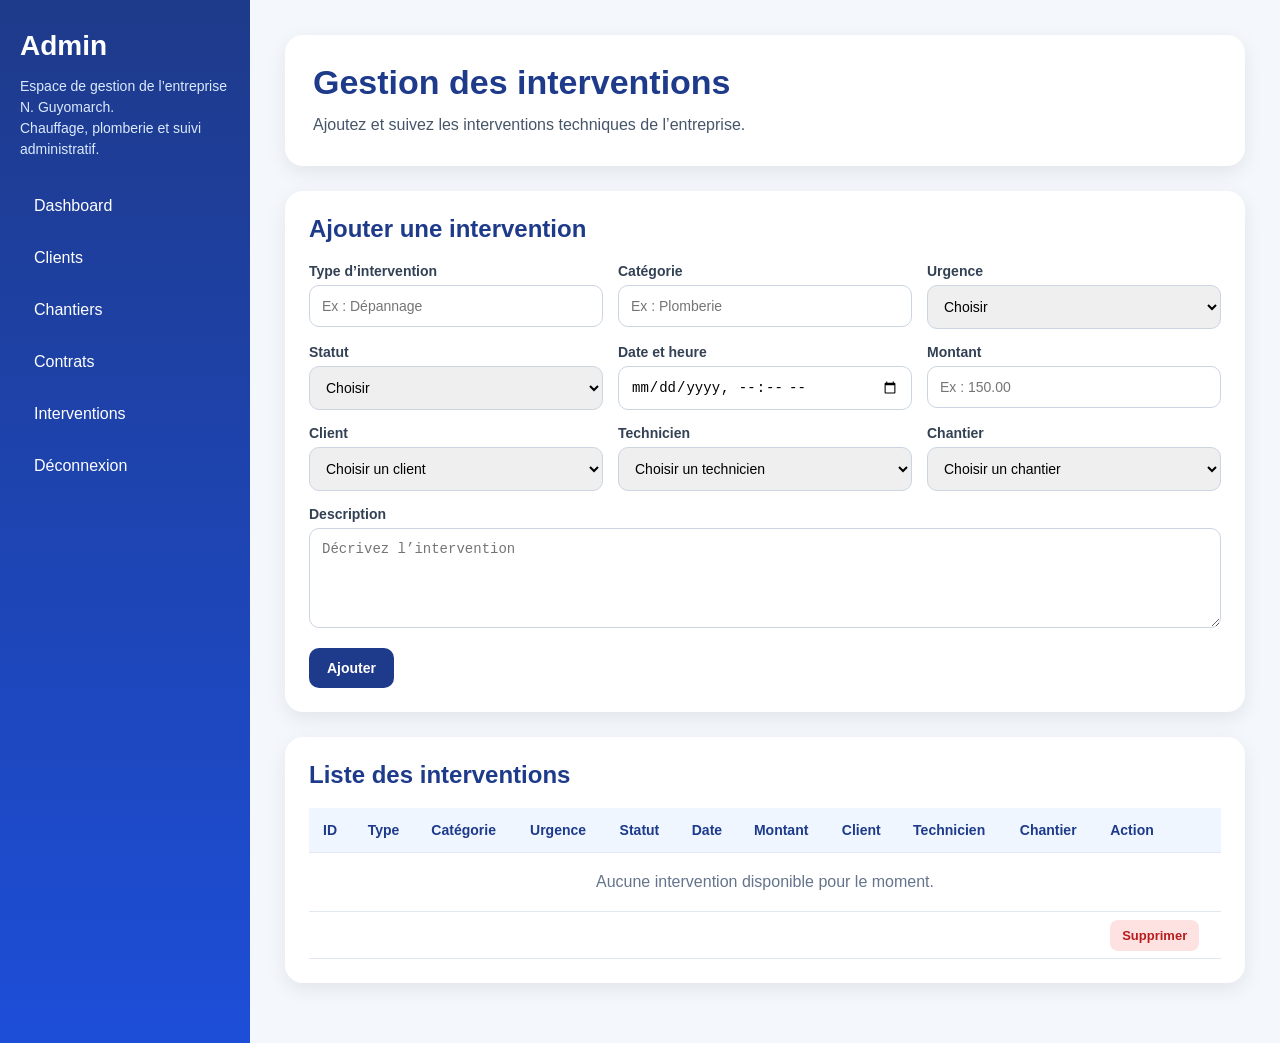
<file: api/src/main/resources/templates/interventions.html>
<!doctype html>
<html lang="fr" xmlns:th="http://www.thymeleaf.org">
  <head>
    <meta charset="UTF-8" />
    <title>Gestion des interventions</title>
    <meta name="viewport" content="width=device-width, initial-scale=1.0" />
    <style>
      * {
        box-sizing: border-box;
      }

      body {
        margin: 0;
        font-family: Arial, sans-serif;
        background: #f4f7fb;
        color: #1e293b;
      }

      .layout {
        display: flex;
        min-height: 100vh;
      }

      .sidebar {
        width: 250px;
        background: linear-gradient(180deg, #1e3a8a, #1d4ed8);
        color: white;
        padding: 30px 20px;
      }

      .sidebar h2 {
        margin-top: 0;
        font-size: 28px;
        margin-bottom: 10px;
      }

      .sidebar p {
        font-size: 14px;
        color: #dbeafe;
        margin-bottom: 25px;
        line-height: 1.5;
      }

      .nav a {
        display: block;
        color: white;
        text-decoration: none;
        padding: 12px 14px;
        border-radius: 10px;
        margin-bottom: 10px;
        transition: background 0.2s ease;
      }

      .nav a:hover {
        background: rgba(255, 255, 255, 0.15);
      }

      .content {
        flex: 1;
        padding: 35px;
      }

      .hero {
        background: white;
        border-radius: 18px;
        padding: 28px;
        box-shadow: 0 6px 20px rgba(15, 23, 42, 0.08);
        margin-bottom: 25px;
      }

      .hero h1 {
        margin: 0 0 10px 0;
        color: #1e3a8a;
        font-size: 34px;
      }

      .hero p {
        margin: 0;
        color: #475569;
        line-height: 1.6;
      }

      .card {
        background: white;
        border-radius: 18px;
        padding: 24px;
        box-shadow: 0 6px 20px rgba(15, 23, 42, 0.08);
        margin-bottom: 25px;
      }

      .card h2 {
        margin-top: 0;
        color: #1e3a8a;
      }

      .form-grid {
        display: grid;
        grid-template-columns: repeat(auto-fit, minmax(220px, 1fr));
        gap: 15px;
      }

      .form-group {
        display: flex;
        flex-direction: column;
      }

      .form-group label {
        margin-bottom: 6px;
        font-weight: bold;
        color: #334155;
        font-size: 14px;
      }

      .form-group input,
      .form-group select,
      .form-group textarea {
        padding: 12px;
        border: 1px solid #cbd5e1;
        border-radius: 10px;
        font-size: 14px;
        outline: none;
      }

      .form-group textarea {
        min-height: 100px;
        resize: vertical;
      }

      .full-width {
        grid-column: 1 / -1;
      }

      .form-actions {
        margin-top: 20px;
      }

      .btn {
        display: inline-block;
        text-decoration: none;
        background: #1e3a8a;
        color: white;
        padding: 12px 18px;
        border: none;
        border-radius: 10px;
        cursor: pointer;
        font-size: 14px;
        font-weight: bold;
      }

      .btn:hover {
        background: #162f6a;
      }

      table {
        width: 100%;
        border-collapse: collapse;
        margin-top: 15px;
      }

      thead {
        background: #eff6ff;
      }

      th,
      td {
        padding: 14px;
        text-align: left;
        border-bottom: 1px solid #e2e8f0;
        vertical-align: top;
      }

      th {
        color: #1e3a8a;
        font-size: 14px;
      }

      .empty {
        text-align: center;
        color: #64748b;
        padding: 20px;
      }

      .delete-btn {
        text-decoration: none;
        background: #fee2e2;
        color: #b91c1c;
        padding: 8px 12px;
        border-radius: 8px;
        font-size: 13px;
        font-weight: bold;
      }

      @media (max-width: 900px) {
        .layout {
          flex-direction: column;
        }

        .sidebar {
          width: 100%;
        }

        .content {
          padding: 20px;
        }

        table {
          display: block;
          overflow-x: auto;
          white-space: nowrap;
        }
      }
    </style>
  </head>

  <body>
    <div class="layout">
      <aside class="sidebar">
        <h2>Admin</h2>
        <p>
          Espace de gestion de l’entreprise N. Guyomarch.<br />
          Chauffage, plomberie et suivi administratif.
        </p>

        <nav class="nav">
          <a th:href="@{/admin/dashboard}">Dashboard</a>
          <a th:href="@{/admin/clients}">Clients</a>
          <a th:href="@{/admin/chantiers}">Chantiers</a>
          <a th:href="@{/admin/contrats}">Contrats</a>
          <a th:href="@{/admin/interventions}">Interventions</a>
          <a th:href="@{/logout}">Déconnexion</a>
        </nav>
      </aside>

      <main class="content">
        <section class="hero">
          <h1>Gestion des interventions</h1>
          <p>Ajoutez et suivez les interventions techniques de l’entreprise.</p>
        </section>

        <section class="card">
          <h2>Ajouter une intervention</h2>

          <form th:action="@{/admin/interventions/save}" method="post">
            <div class="form-grid">
              <div class="form-group">
                <label for="typeIntervention">Type d’intervention</label>
                <input
                  id="typeIntervention"
                  name="typeIntervention"
                  type="text"
                  placeholder="Ex : Dépannage"
                  required
                />
              </div>

              <div class="form-group">
                <label for="categorie">Catégorie</label>
                <input
                  id="categorie"
                  name="categorie"
                  type="text"
                  placeholder="Ex : Plomberie"
                  required
                />
              </div>

              <div class="form-group">
                <label for="urgence">Urgence</label>
                <select id="urgence" name="urgence" required>
                  <option value="">Choisir</option>
                  <option value="Faible">Faible</option>
                  <option value="Moyenne">Moyenne</option>
                  <option value="Élevée">Élevée</option>
                </select>
              </div>

              <div class="form-group">
                <label for="statut">Statut</label>
                <select id="statut" name="statut" required>
                  <option value="">Choisir</option>
                  <option value="En attente">En attente</option>
                  <option value="En cours">En cours</option>
                  <option value="Terminée">Terminée</option>
                </select>
              </div>

              <div class="form-group">
                <label for="dateIntervention">Date et heure</label>
                <input
                  id="dateIntervention"
                  name="dateIntervention"
                  type="datetime-local"
                  required
                />
              </div>

              <div class="form-group">
                <label for="montant">Montant</label>
                <input
                  id="montant"
                  name="montant"
                  type="number"
                  step="0.01"
                  placeholder="Ex : 150.00"
                />
              </div>

              <div class="form-group">
                <label for="clientId">Client</label>
                <select id="clientId" name="clientId" required>
                  <option value="">Choisir un client</option>
                  <option
                    th:each="c : ${clients}"
                    th:value="${c.id}"
                    th:text="${c.nom + ' ' + c.prenom}"
                  ></option>
                </select>
              </div>

              <div class="form-group">
                <label for="technicienId">Technicien</label>
                <select id="technicienId" name="technicienId">
                  <option value="">Choisir un technicien</option>
                  <option
                    th:each="t : ${techniciens}"
                    th:value="${t.id}"
                    th:text="${t.nom}"
                  ></option>
                </select>
              </div>

              <div class="form-group">
                <label for="chantierId">Chantier</label>
                <select id="chantierId" name="chantierId">
                  <option value="">Choisir un chantier</option>
                  <option
                    th:each="ch : ${chantiers}"
                    th:value="${ch.id}"
                    th:text="${ch.libelle}"
                  ></option>
                </select>
              </div>

              <div class="form-group full-width">
                <label for="description">Description</label>
                <textarea
                  id="description"
                  name="description"
                  placeholder="Décrivez l’intervention"
                ></textarea>
              </div>
            </div>

            <div class="form-actions">
              <button type="submit" class="btn">Ajouter</button>
            </div>
          </form>
        </section>

        <section class="card">
          <h2>Liste des interventions</h2>

          <table>
            <thead>
              <tr>
                <th>ID</th>
                <th>Type</th>
                <th>Catégorie</th>
                <th>Urgence</th>
                <th>Statut</th>
                <th>Date</th>
                <th>Montant</th>
                <th>Client</th>
                <th>Technicien</th>
                <th>Chantier</th>
                <th>Action</th>
              </tr>
            </thead>
            <tbody>
              <tr th:if="${#lists.isEmpty(interventions)}">
                <td colspan="11" class="empty">
                  Aucune intervention disponible pour le moment.
                </td>
              </tr>

              <tr th:each="i : ${interventions}">
                <td th:text="${i.id}"></td>
                <td th:text="${i.typeIntervention}"></td>
                <td th:text="${i.categorie}"></td>
                <td th:text="${i.urgence}"></td>
                <td th:text="${i.statut}"></td>
                <td th:text="${i.dateIntervention}"></td>
                <td th:text="${i.montant}"></td>
                <td
                  th:text="${i.client != null ? i.client.nom + ' ' + i.client.prenom : ''}"
                ></td>
                <td
                  th:text="${i.technicien != null ? i.technicien.nom : ''}"
                ></td>
                <td
                  th:text="${i.chantier != null ? i.chantier.libelle : ''}"
                ></td>
                <td>
                  <a
                    class="delete-btn"
                    th:href="@{'/admin/interventions/delete/' + ${i.id}}"
                    onclick="
                      return confirm(
                        'Voulez-vous vraiment supprimer cette intervention ?',
                      );
                    "
                  >
                    Supprimer
                  </a>
                </td>
              </tr>
            </tbody>
          </table>
        </section>
      </main>
    </div>
  </body>
</html>
</file>
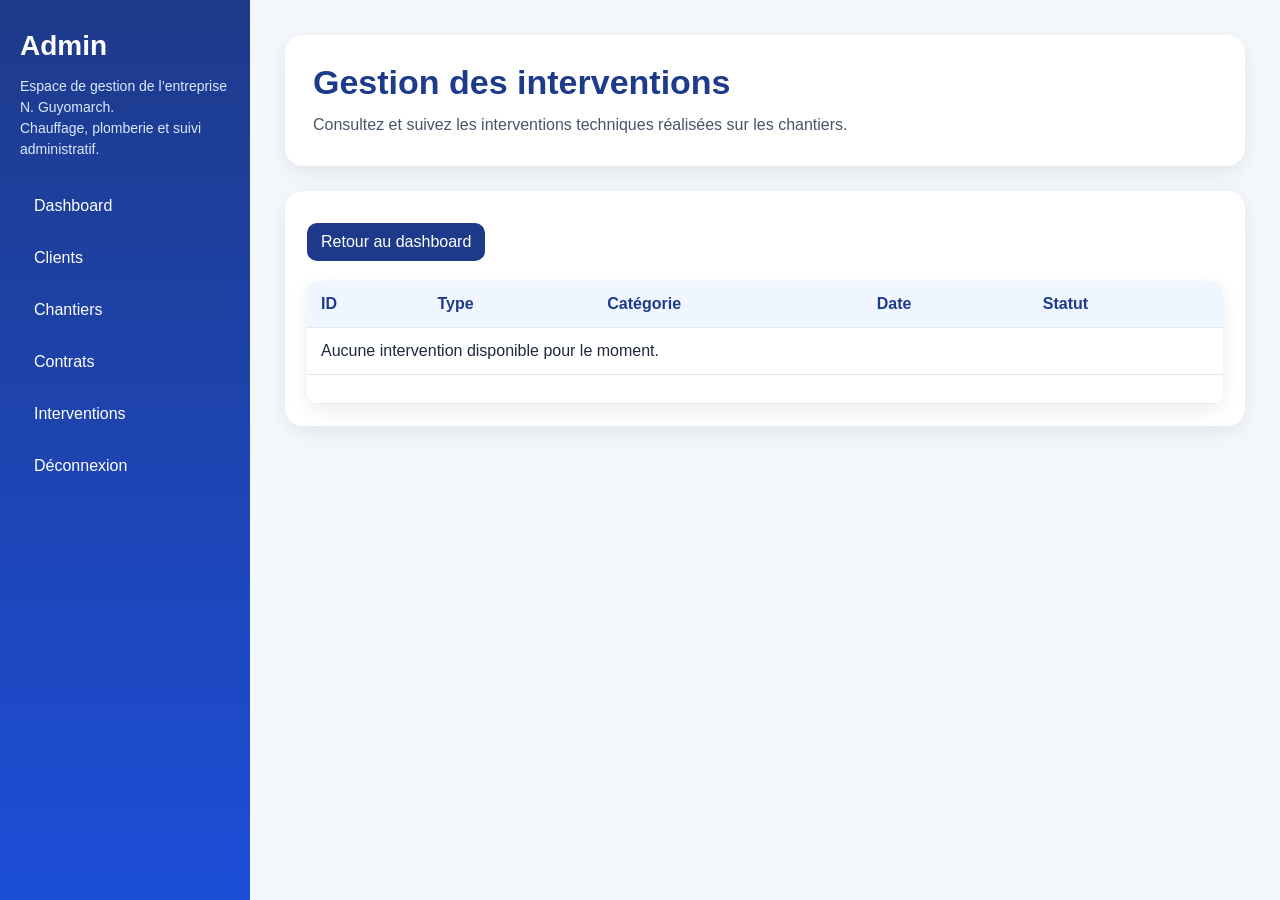
<file: api/src/main/resources/templates/list.html>
<!doctype html>
<html lang="fr" xmlns:th="http://www.thymeleaf.org">
  <head>
    <meta charset="UTF-8" />
    <title>Gestion des interventions</title>
    <meta name="viewport" content="width=device-width, initial-scale=1.0" />
    <style>
      * {
        box-sizing: border-box;
      }

      body {
        margin: 0;
        font-family: Arial, sans-serif;
        background: #f4f7fb;
        color: #1e293b;
      }

      .layout {
        display: flex;
        min-height: 100vh;
      }

      .sidebar {
        width: 250px;
        background: linear-gradient(180deg, #1e3a8a, #1d4ed8);
        color: white;
        padding: 30px 20px;
      }

      .sidebar h2 {
        margin-top: 0;
        font-size: 28px;
        margin-bottom: 10px;
      }

      .sidebar p {
        font-size: 14px;
        color: #dbeafe;
        margin-bottom: 25px;
        line-height: 1.5;
      }

      .nav a {
        display: block;
        color: white;
        text-decoration: none;
        padding: 12px 14px;
        border-radius: 10px;
        margin-bottom: 10px;
        transition: background 0.2s ease;
      }

      .nav a:hover {
        background: rgba(255, 255, 255, 0.15);
      }

      .content {
        flex: 1;
        padding: 35px;
      }

      .hero {
        background: white;
        border-radius: 18px;
        padding: 28px;
        box-shadow: 0 6px 20px rgba(15, 23, 42, 0.08);
        margin-bottom: 25px;
      }

      .hero h1 {
        margin: 0 0 10px 0;
        color: #1e3a8a;
        font-size: 34px;
      }

      .hero p {
        margin: 0;
        color: #475569;
        line-height: 1.6;
      }

      .card {
        background: white;
        border-radius: 18px;
        padding: 22px;
        box-shadow: 0 6px 20px rgba(15, 23, 42, 0.08);
      }

      .btn {
        display: inline-block;
        text-decoration: none;
        background: #1e3a8a;
        color: white;
        padding: 10px 14px;
        border-radius: 10px;
        margin-top: 10px;
      }

      .btn:hover {
        background: #162f6a;
      }

      table {
        width: 100%;
        border-collapse: collapse;
        margin-top: 20px;
        background: white;
        border-radius: 12px;
        overflow: hidden;
        box-shadow: 0 6px 20px rgba(15, 23, 42, 0.08);
      }

      th,
      td {
        padding: 14px;
        border-bottom: 1px solid #e2e8f0;
        text-align: left;
      }

      th {
        background: #eff6ff;
        color: #1e3a8a;
      }

      @media (max-width: 900px) {
        .layout {
          flex-direction: column;
        }

        .sidebar {
          width: 100%;
        }

        .content {
          padding: 20px;
        }

        table {
          display: block;
          overflow-x: auto;
        }
      }
    </style>
  </head>
  <body>
    <div class="layout">
      <aside class="sidebar">
        <h2>Admin</h2>
        <p>
          Espace de gestion de l’entreprise N. Guyomarch.<br />
          Chauffage, plomberie et suivi administratif.
        </p>

        <nav class="nav">
          <a th:href="@{/admin/dashboard}">Dashboard</a>
          <a th:href="@{/admin/clients}">Clients</a>
          <a th:href="@{/admin/chantiers}">Chantiers</a>
          <a th:href="@{/admin/contrats}">Contrats</a>
          <a th:href="@{/admin/interventions}">Interventions</a>
          <a th:href="@{/logout}">Déconnexion</a>
        </nav>
      </aside>

      <main class="content">
        <section class="hero">
          <h1>Gestion des interventions</h1>
          <p>
            Consultez et suivez les interventions techniques réalisées sur les
            chantiers.
          </p>
        </section>

        <div class="card">
          <a class="btn" th:href="@{/admin/dashboard}">Retour au dashboard</a>

          <table>
            <thead>
              <tr>
                <th>ID</th>
                <th>Type</th>
                <th>Catégorie</th>
                <th>Date</th>
                <th>Statut</th>
              </tr>
            </thead>
            <tbody>
              <tr th:if="${#lists.isEmpty(interventions)}">
                <td colspan="5">
                  Aucune intervention disponible pour le moment.
                </td>
              </tr>

              <tr th:each="intervention : ${interventions}">
                <td th:text="${intervention.id}"></td>
                <td th:text="${intervention.typeIntervention}"></td>
                <td th:text="${intervention.categorie}"></td>
                <td th:text="${intervention.dateIntervention}"></td>
                <td th:text="${intervention.statut}"></td>
              </tr>
            </tbody>
          </table>
        </div>
      </main>
    </div>
  </body>
</html>
</file>
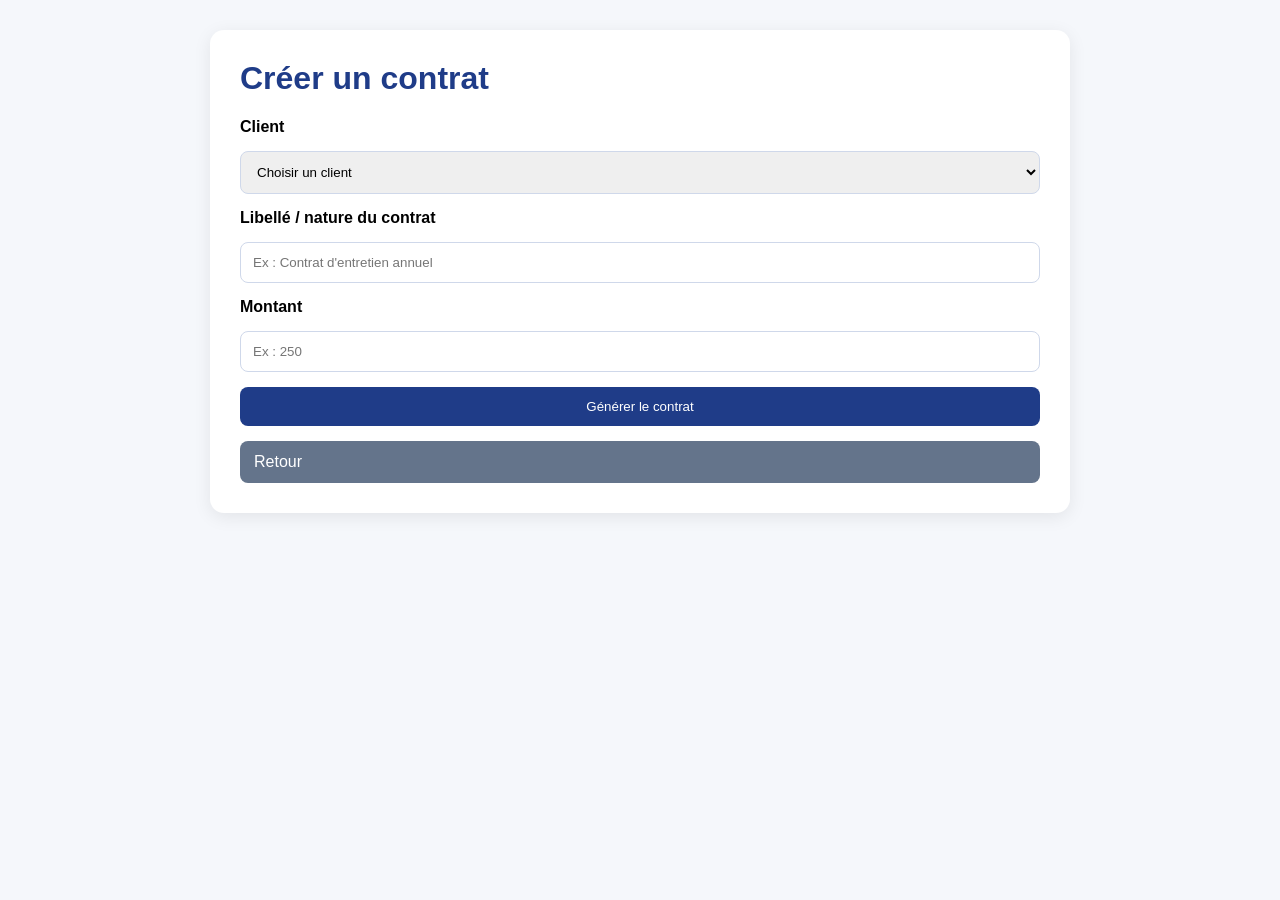
<file: api/src/main/resources/templates/contrats/form.html>
<!doctype html>
<html lang="fr" xmlns:th="http://www.thymeleaf.org">
  <head>
    <meta charset="UTF-8" />
    <title>Créer un contrat</title>
    <style>
      body {
        font-family: Arial, sans-serif;
        background: #f5f7fb;
        margin: 0;
        padding: 30px;
      }

      .container {
        max-width: 800px;
        margin: auto;
        background: white;
        padding: 30px;
        border-radius: 14px;
        box-shadow: 0 4px 18px rgba(0, 0, 0, 0.08);
      }

      h1 {
        color: #1f3c88;
        margin-top: 0;
      }

      form {
        display: grid;
        gap: 15px;
      }

      label {
        font-weight: bold;
      }

      input,
      select {
        padding: 12px;
        border: 1px solid #cfd8ea;
        border-radius: 8px;
      }

      button,
      a {
        padding: 12px 14px;
        border-radius: 8px;
        border: none;
        text-decoration: none;
        display: inline-block;
      }

      button {
        background: #1f3c88;
        color: white;
        cursor: pointer;
      }

      .retour {
        background: #64748b;
        color: white;
      }
    </style>
  </head>
  <body>
    <div class="container">
      <h1>Créer un contrat</h1>

      <form th:action="@{/admin/contrats/generer}" method="post">
        <label for="clientId">Client</label>
        <select id="clientId" name="clientId" required>
          <option value="">Choisir un client</option>
          <option
            th:each="client : ${clients}"
            th:value="${client.id}"
            th:text="${client.nom + ' ' + client.prenom}"
          ></option>
        </select>

        <label for="libelle">Libellé / nature du contrat</label>
        <input
          id="libelle"
          type="text"
          name="libelle"
          placeholder="Ex : Contrat d'entretien annuel"
          required
        />

        <label for="montant">Montant</label>
        <input
          id="montant"
          type="text"
          name="montant"
          placeholder="Ex : 250"
          required
        />

        <button type="submit">Générer le contrat</button>
        <a class="retour" th:href="@{/admin/dashboard}">Retour</a>
      </form>
    </div>
  </body>
</html>
</file>
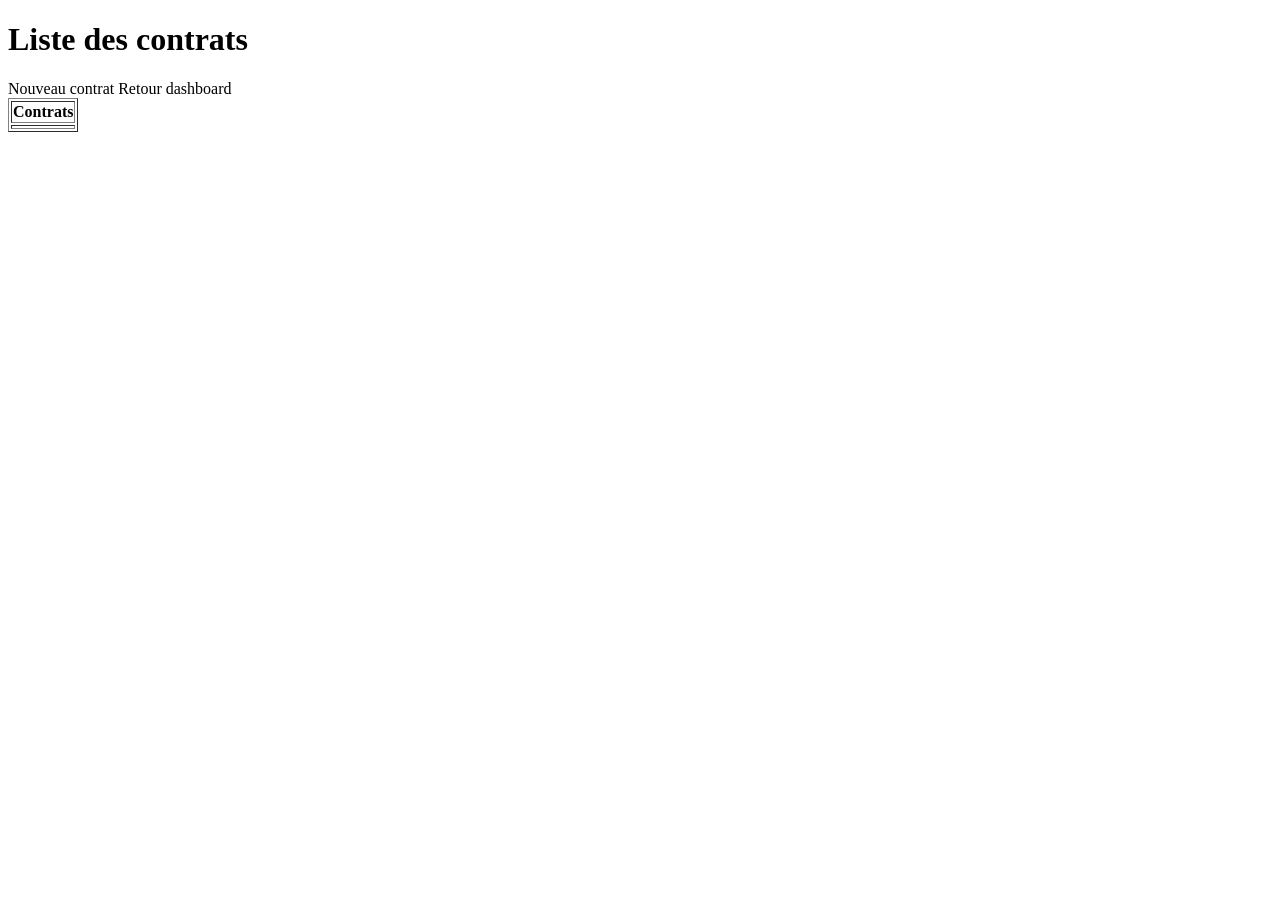
<file: api/src/main/resources/templates/contrats/list.html>
<!doctype html>
<html lang="fr" xmlns:th="http://www.thymeleaf.org">
  <head>
    <meta charset="UTF-8" />
    <title>Liste des contrats</title>
  </head>
  <body>
    <h1>Liste des contrats</h1>

    <a th:href="@{/admin/contrats}">Nouveau contrat</a>
    <a th:href="@{/admin/dashboard}">Retour dashboard</a>

    <table border="1">
      <tr>
        <th>Contrats</th>
      </tr>
      <tr th:each="contrat : ${contrats}">
        <td th:text="${contrat}"></td>
      </tr>
    </table>
  </body>
</html>
</file>
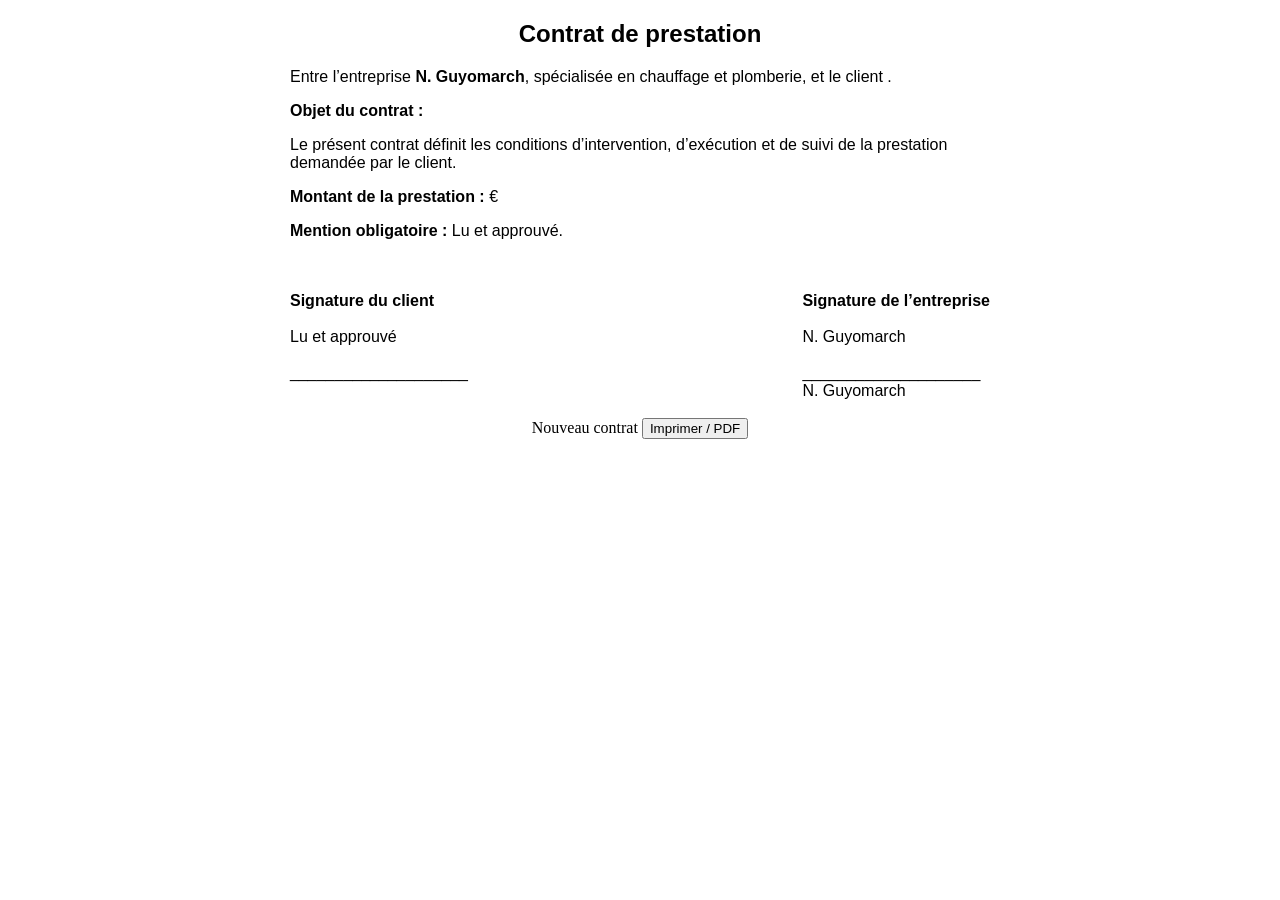
<file: api/src/main/resources/templates/contrats/view.html>
<!doctype html>
<html lang="fr" xmlns:th="http://www.thymeleaf.org">
  <head>
    <meta charset="UTF-8" />
    <title>Contrat client</title>
  </head>
  <body>
    <div style="max-width: 700px; margin: auto; font-family: Arial">
      <h2 style="text-align: center">Contrat de prestation</h2>

      <p>
        Entre l’entreprise <b>N. Guyomarch</b>, spécialisée en chauffage et
        plomberie, et le client
        <b th:text="${client.nom + ' ' + client.prenom}"></b>.
      </p>

      <p><b>Objet du contrat :</b> <span th:text="${libelle}"></span></p>

      <p>
        Le présent contrat définit les conditions d’intervention, d’exécution et
        de suivi de la prestation demandée par le client.
      </p>

      <p>
        <b>Montant de la prestation :</b>
        <span th:text="${montant}"></span> €
      </p>

      <p><b>Mention obligatoire :</b> Lu et approuvé.</p>

      <br /><br />

      <div style="display: flex; justify-content: space-between">
        <div>
          <b>Signature du client</b>
          <br /><br />
          Lu et approuvé
          <br /><br />
          ____________________
          <br />
          <span th:text="${client.nom + ' ' + client.prenom}"></span>
        </div>

        <div>
          <b>Signature de l’entreprise</b>
          <br /><br />
          N. Guyomarch
          <br /><br />
          ____________________
          <br />
          N. Guyomarch
        </div>
      </div>
    </div>

    <br />

    <div style="text-align: center">
      <a th:href="@{/admin/contrats}">Nouveau contrat</a>
      <button onclick="window.print()">Imprimer / PDF</button>
    </div>
  </body>
</html>
</file>
